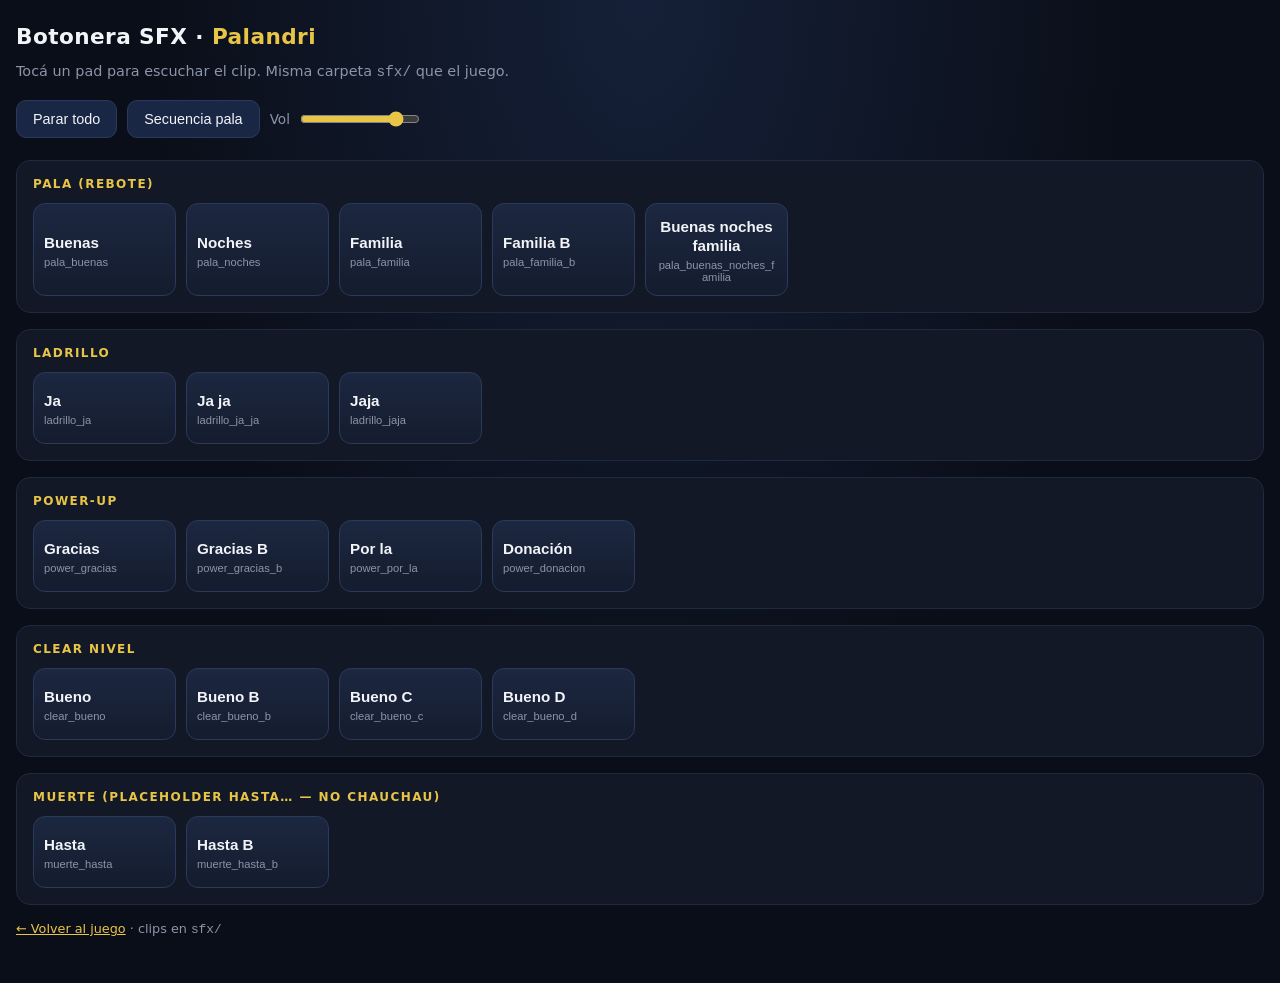
<file: sfx-board.html>
<!DOCTYPE html>
<html lang="es">
<head>
<meta charset="utf-8" />
<meta name="viewport" content="width=device-width, initial-scale=1" />
<title>DX-Ball · Botonera SFX Palandri</title>
<style>
  :root {
    --bg: #0a0e18;
    --panel: #121826;
    --navy: #1a2744;
    --gold: #e8c547;
    --white: #f2f4f8;
    --muted: #8b95a8;
    --hit: #2ecc71;
  }
  * { box-sizing: border-box; }
  body {
    margin: 0;
    min-height: 100vh;
    font-family: system-ui, -apple-system, "Segoe UI", Roboto, sans-serif;
    background: radial-gradient(ellipse at top, #152038 0%, var(--bg) 55%);
    color: var(--white);
    padding: 24px 16px 48px;
  }
  h1 {
    margin: 0 0 4px;
    font-size: 1.35rem;
    font-weight: 700;
    letter-spacing: 0.02em;
  }
  h1 span { color: var(--gold); }
  .sub {
    color: var(--muted);
    font-size: 0.9rem;
    margin-bottom: 20px;
  }
  .toolbar {
    display: flex;
    flex-wrap: wrap;
    gap: 10px;
    align-items: center;
    margin-bottom: 22px;
  }
  .toolbar button {
    background: var(--navy);
    color: var(--white);
    border: 1px solid #2a3a5c;
    border-radius: 10px;
    padding: 10px 16px;
    font-size: 0.9rem;
    cursor: pointer;
  }
  .toolbar button:hover { border-color: var(--gold); color: var(--gold); }
  .toolbar button.danger:hover { border-color: #e74c3c; color: #e74c3c; }
  .vol {
    display: flex;
    align-items: center;
    gap: 8px;
    color: var(--muted);
    font-size: 0.85rem;
  }
  .vol input { width: 120px; accent-color: var(--gold); }
  section {
    background: var(--panel);
    border: 1px solid #1e2a40;
    border-radius: 14px;
    padding: 16px;
    margin-bottom: 16px;
  }
  section h2 {
    margin: 0 0 12px;
    font-size: 0.75rem;
    text-transform: uppercase;
    letter-spacing: 0.12em;
    color: var(--gold);
  }
  .grid {
    display: grid;
    grid-template-columns: repeat(auto-fill, minmax(140px, 1fr));
    gap: 10px;
  }
  .pad {
    appearance: none;
    background: linear-gradient(180deg, #1c2740 0%, #141c2e 100%);
    border: 1px solid #2a3a5c;
    border-radius: 12px;
    padding: 14px 10px 12px;
    color: var(--white);
    cursor: pointer;
    text-align: center;
    transition: transform 0.08s, border-color 0.15s, box-shadow 0.15s;
    min-height: 72px;
    display: flex;
    flex-direction: column;
    justify-content: center;
    gap: 4px;
  }
  .pad:hover { border-color: var(--gold); }
  .pad:active, .pad.playing {
    transform: scale(0.97);
    border-color: var(--hit);
    box-shadow: 0 0 0 2px rgba(46, 204, 113, 0.35);
  }
  .pad .label {
    font-weight: 650;
    font-size: 0.95rem;
    line-height: 1.2;
  }
  .pad .meta {
    font-size: 0.7rem;
    color: var(--muted);
    word-break: break-all;
  }
  .pad.missing {
    opacity: 0.45;
    cursor: not-allowed;
    border-style: dashed;
  }
  footer {
    margin-top: 8px;
    color: var(--muted);
    font-size: 0.8rem;
  }
  a { color: var(--gold); }
</style>
</head>
<body>
  <h1>Botonera SFX · <span>Palandri</span></h1>
  <p class="sub">Tocá un pad para escuchar el clip. Misma carpeta <code>sfx/</code> que el juego.</p>

  <div class="toolbar">
    <button type="button" id="btn-stop" class="danger">Parar todo</button>
    <button type="button" id="btn-seq">Secuencia pala</button>
    <label class="vol">Vol <input type="range" id="vol" min="0" max="1" step="0.05" value="0.85" /></label>
  </div>

  <div id="boards"></div>

  <footer>
    <a href="index.html">← Volver al juego</a>
    · clips en <code>sfx/</code>
  </footer>

<script>
const GROUPS = [
  {
    id: "pala",
    title: "Pala (rebote)",
    clips: [
      ["Buenas", "pala_buenas.wav"],
      ["Noches", "pala_noches.wav"],
      ["Familia", "pala_familia.wav"],
      ["Familia B", "pala_familia_b.wav"],
      ["Buenas noches familia", "pala_buenas_noches_familia.wav"],
    ],
  },
  {
    id: "ladrillo",
    title: "Ladrillo",
    clips: [
      ["Ja", "ladrillo_ja.wav"],
      ["Ja ja", "ladrillo_ja_ja.wav"],
      ["Jaja", "ladrillo_jaja.wav"],
    ],
  },
  {
    id: "power",
    title: "Power-up",
    clips: [
      ["Gracias", "power_gracias.wav"],
      ["Gracias B", "power_gracias_b.wav"],
      ["Por la", "power_por_la.wav"],
      ["Donación", "power_donacion.wav"],
    ],
  },
  {
    id: "clear",
    title: "Clear nivel",
    clips: [
      ["Bueno", "clear_bueno.wav"],
      ["Bueno B", "clear_bueno_b.wav"],
      ["Bueno C", "clear_bueno_c.wav"],
      ["Bueno D", "clear_bueno_d.wav"],
    ],
  },
  {
    id: "muerte",
    title: "Muerte (placeholder Hasta… — no chauchau)",
    clips: [
      ["Hasta", "muerte_hasta.wav"],
      ["Hasta B", "muerte_hasta_b.wav"],
    ],
  },
];

const boards = document.getElementById("boards");
const volEl = document.getElementById("vol");
let current = [];

function volume() {
  return Number(volEl.value);
}

function stopAll() {
  current.forEach((a) => {
    try { a.pause(); a.currentTime = 0; } catch (_) {}
  });
  current = [];
  document.querySelectorAll(".pad.playing").forEach((el) => el.classList.remove("playing"));
}

function playFile(file, padEl) {
  const a = new Audio("sfx/" + file);
  a.volume = volume();
  current.push(a);
  if (padEl) padEl.classList.add("playing");
  a.addEventListener("ended", () => {
    if (padEl) padEl.classList.remove("playing");
    current = current.filter((x) => x !== a);
  });
  a.addEventListener("error", () => {
    if (padEl) {
      padEl.classList.remove("playing");
      padEl.classList.add("missing");
      padEl.querySelector(".meta").textContent = "no carga";
    }
  });
  a.play().catch(() => {});
  return a;
}

GROUPS.forEach((g) => {
  const sec = document.createElement("section");
  sec.innerHTML = `<h2>${g.title}</h2>`;
  const grid = document.createElement("div");
  grid.className = "grid";
  g.clips.forEach(([label, file]) => {
    const btn = document.createElement("button");
    btn.type = "button";
    btn.className = "pad";
    btn.dataset.file = file;
    btn.innerHTML = `<span class="label">${label}</span><span class="meta">${file.replace(/\.wav$/, "")}</span>`;
    btn.addEventListener("click", () => {
      // one-shot: stop others in same pad spam feel optional — keep overlapping OK for board
      playFile(file, btn);
    });
    grid.appendChild(btn);
  });
  sec.appendChild(grid);
  boards.appendChild(sec);
});

document.getElementById("btn-stop").addEventListener("click", stopAll);

document.getElementById("btn-seq").addEventListener("click", async () => {
  stopAll();
  const seq = [
    "pala_buenas.wav",
    "pala_noches.wav",
    "pala_familia.wav",
  ];
  for (const file of seq) {
    const pad = document.querySelector(`.pad[data-file="${file}"]`);
    const a = playFile(file, pad);
    await new Promise((r) => a.addEventListener("ended", r, { once: true }));
  }
});

volEl.addEventListener("input", () => {
  current.forEach((a) => { a.volume = volume(); });
});
</script>
</body>
</html>
</file>
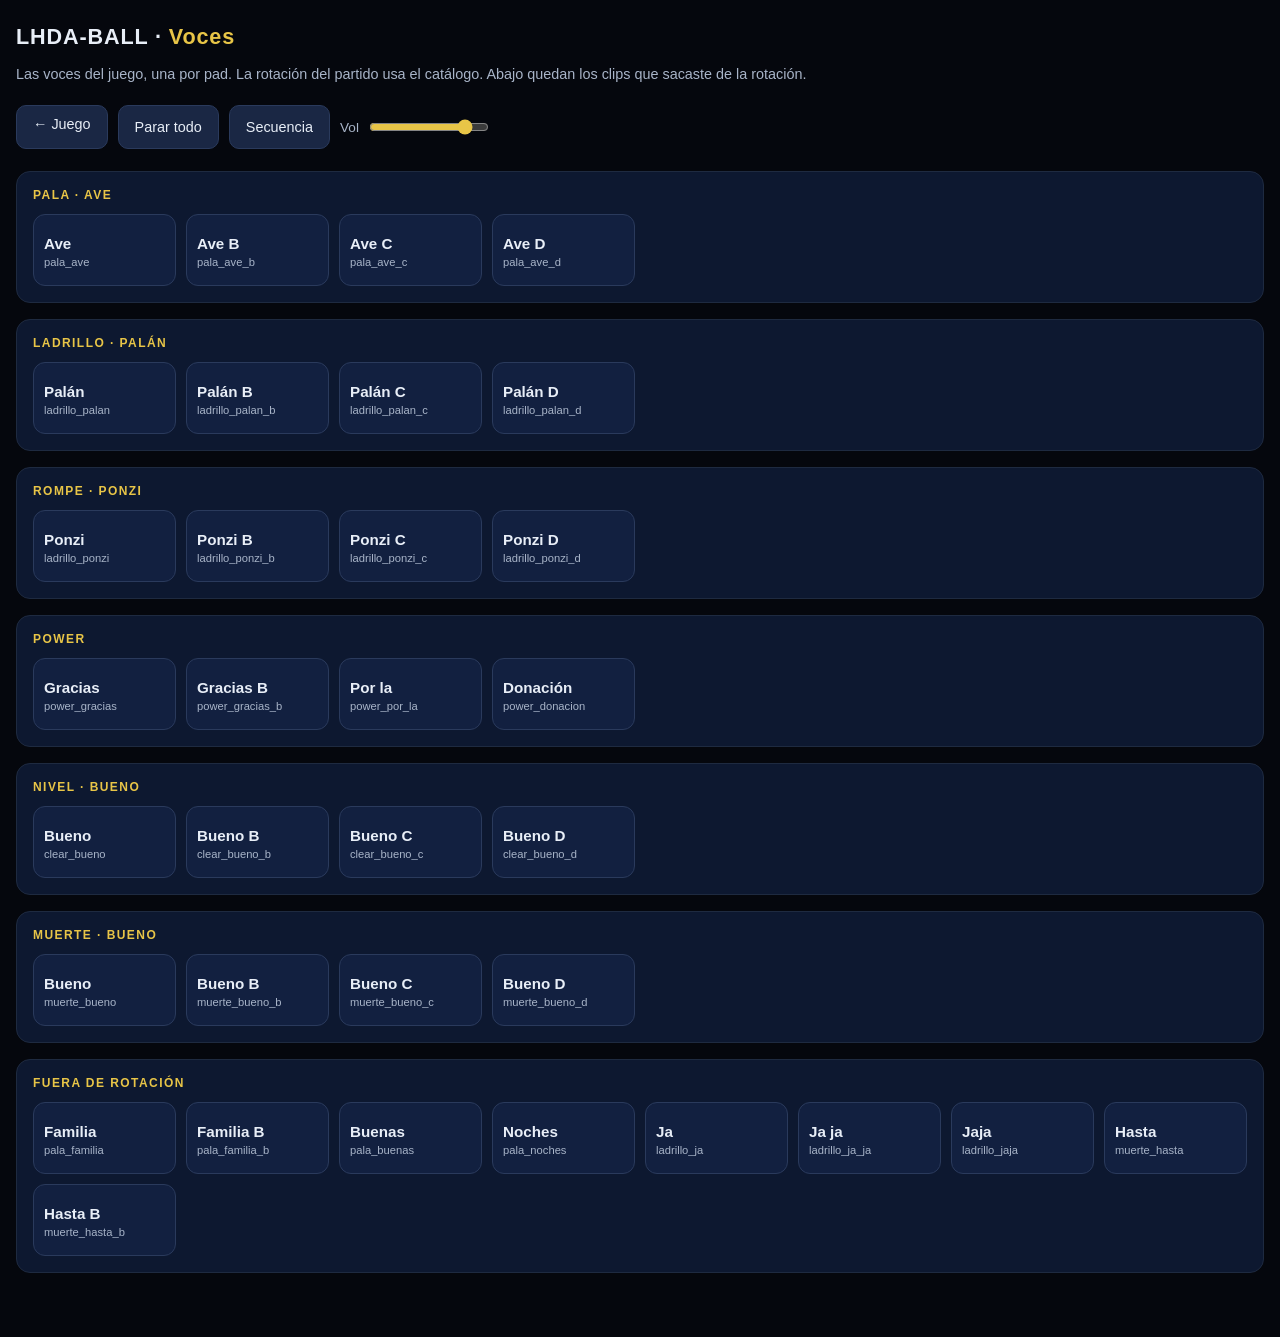
<file: public/dxball/sfx-board.html>
<!DOCTYPE html>
<html lang="es">
<head>
<meta charset="utf-8" />
<meta name="viewport" content="width=device-width, initial-scale=1" />
<title>LHDA-BALL · Voces</title>
<style>
  :root {
    --bg: #05070d;
    --panel: #0d1830;
    --navy: #1a2744;
    --gold: #e8c547;
    --white: #e8eef7;
    --muted: #a8b4c8;
    --hit: #2ecc71;
  }
  * { box-sizing: border-box; }
  body {
    margin: 0;
    min-height: 100vh;
    font-family: "Liberation Sans", system-ui, sans-serif;
    background: #05070d;
    color: var(--white);
    padding: 24px 16px 48px;
  }
  h1 { margin: 0 0 4px; font-size: 1.35rem; letter-spacing: 0.04em; }
  h1 span { color: var(--gold); }
  .sub { color: var(--muted); font-size: 0.9rem; margin-bottom: 20px; line-height: 1.45; }
  .toolbar { display: flex; flex-wrap: wrap; gap: 10px; align-items: center; margin-bottom: 22px; }
  .toolbar button, .toolbar a {
    background: var(--navy);
    color: var(--white);
    border: 1px solid #2a3a5c;
    border-radius: 10px;
    padding: 10px 16px;
    font-size: 0.9rem;
    cursor: pointer;
    text-decoration: none;
    min-height: 44px;
  }
  .toolbar button:hover, .toolbar a:hover { border-color: var(--gold); color: var(--gold); }
  .vol { display: flex; align-items: center; gap: 8px; color: var(--muted); font-size: 0.85rem; }
  .vol input { width: 120px; accent-color: var(--gold); }
  section {
    background: var(--panel);
    border: 1px solid #1e2a40;
    border-radius: 14px;
    padding: 16px;
    margin-bottom: 16px;
  }
  section h2 {
    margin: 0 0 12px;
    font-size: 0.75rem;
    text-transform: uppercase;
    letter-spacing: 0.12em;
    color: var(--gold);
  }
  .grid { display: grid; grid-template-columns: repeat(auto-fill, minmax(140px, 1fr)); gap: 10px; }
  .pad {
    appearance: none;
    background: #122040;
    border: 1px solid #2a3a5c;
    border-radius: 12px;
    padding: 14px 10px 12px;
    color: var(--white);
    cursor: pointer;
    text-align: center;
    min-height: 72px;
    display: flex;
    flex-direction: column;
    justify-content: center;
    gap: 4px;
  }
  .pad:hover { border-color: var(--gold); }
  .pad.playing { border-color: var(--hit); }
  .pad .label { font-weight: 650; font-size: 0.95rem; }
  .pad .meta { font-size: 0.7rem; color: var(--muted); word-break: break-all; }
  a { color: var(--gold); }
</style>
</head>
<body>
  <h1>LHDA-BALL · <span>Voces</span></h1>
  <p class="sub">Las voces del juego, una por pad. La rotación del partido usa el catálogo. Abajo quedan los clips que sacaste de la rotación.</p>
  <div class="toolbar">
    <a href="/">← Juego</a>
    <button type="button" id="btn-stop">Parar todo</button>
    <button type="button" id="btn-seq">Secuencia</button>
    <label class="vol">Vol <input type="range" id="vol" min="0" max="1" step="0.05" value="0.85" /></label>
  </div>
  <div id="boards"></div>
<script>
const GROUPS = [
  { title: "Pala · Ave", clips: [["Ave","pala_ave.wav"],["Ave B","pala_ave_b.wav"],["Ave C","pala_ave_c.wav"],["Ave D","pala_ave_d.wav"]] },
  { title: "Ladrillo · Palán", clips: [["Palán","ladrillo_palan.wav"],["Palán B","ladrillo_palan_b.wav"],["Palán C","ladrillo_palan_c.wav"],["Palán D","ladrillo_palan_d.wav"]] },
  { title: "Rompe · Ponzi", clips: [["Ponzi","ladrillo_ponzi.wav"],["Ponzi B","ladrillo_ponzi_b.wav"],["Ponzi C","ladrillo_ponzi_c.wav"],["Ponzi D","ladrillo_ponzi_d.wav"]] },
  { title: "Power", clips: [["Gracias","power_gracias.wav"],["Gracias B","power_gracias_b.wav"],["Por la","power_por_la.wav"],["Donación","power_donacion.wav"]] },
  { title: "Nivel · Bueno", clips: [["Bueno","clear_bueno.wav"],["Bueno B","clear_bueno_b.wav"],["Bueno C","clear_bueno_c.wav"],["Bueno D","clear_bueno_d.wav"]] },
  { title: "Muerte · Bueno", clips: [["Bueno","muerte_bueno.wav"],["Bueno B","muerte_bueno_b.wav"],["Bueno C","muerte_bueno_c.wav"],["Bueno D","muerte_bueno_d.wav"]] },
  { title: "Fuera de rotación", clips: [["Familia","pala_familia.wav"],["Familia B","pala_familia_b.wav"],["Buenas","pala_buenas.wav"],["Noches","pala_noches.wav"],["Ja","ladrillo_ja.wav"],["Ja ja","ladrillo_ja_ja.wav"],["Jaja","ladrillo_jaja.wav"],["Hasta","muerte_hasta.wav"],["Hasta B","muerte_hasta_b.wav"]] },
];
const boards = document.getElementById("boards");
const volEl = document.getElementById("vol");
let current = [];
function stopAll() {
  current.forEach((a) => { try { a.pause(); a.currentTime = 0; } catch (_) {} });
  current = [];
  document.querySelectorAll(".pad.playing").forEach((el) => el.classList.remove("playing"));
}
function playFile(file, padEl) {
  const a = new Audio("/dxball/sfx/" + file);
  a.volume = Number(volEl.value);
  current.push(a);
  if (padEl) padEl.classList.add("playing");
  a.addEventListener("ended", () => {
    if (padEl) padEl.classList.remove("playing");
    current = current.filter((x) => x !== a);
  });
  a.play().catch(() => {});
  return a;
}
GROUPS.forEach((g) => {
  const sec = document.createElement("section");
  sec.innerHTML = `<h2>${g.title}</h2>`;
  const grid = document.createElement("div");
  grid.className = "grid";
  g.clips.forEach(([label, file]) => {
    const btn = document.createElement("button");
    btn.type = "button";
    btn.className = "pad";
    btn.dataset.file = file;
    btn.innerHTML = `<span class="label">${label}</span><span class="meta">${file.replace(/\.wav$/, "")}</span>`;
    btn.addEventListener("click", () => playFile(file, btn));
    grid.appendChild(btn);
  });
  sec.appendChild(grid);
  boards.appendChild(sec);
});
document.getElementById("btn-stop").addEventListener("click", stopAll);
document.getElementById("btn-seq").addEventListener("click", async () => {
  stopAll();
  for (const file of ["pala_ave.wav","ladrillo_palan.wav","ladrillo_ponzi.wav","power_gracias.wav","clear_bueno.wav"]) {
    const pad = document.querySelector(`.pad[data-file="${file}"]`);
    const a = playFile(file, pad);
    await new Promise((r) => a.addEventListener("ended", r, { once: true }));
  }
});
</script>
</body>
</html>
</file>
